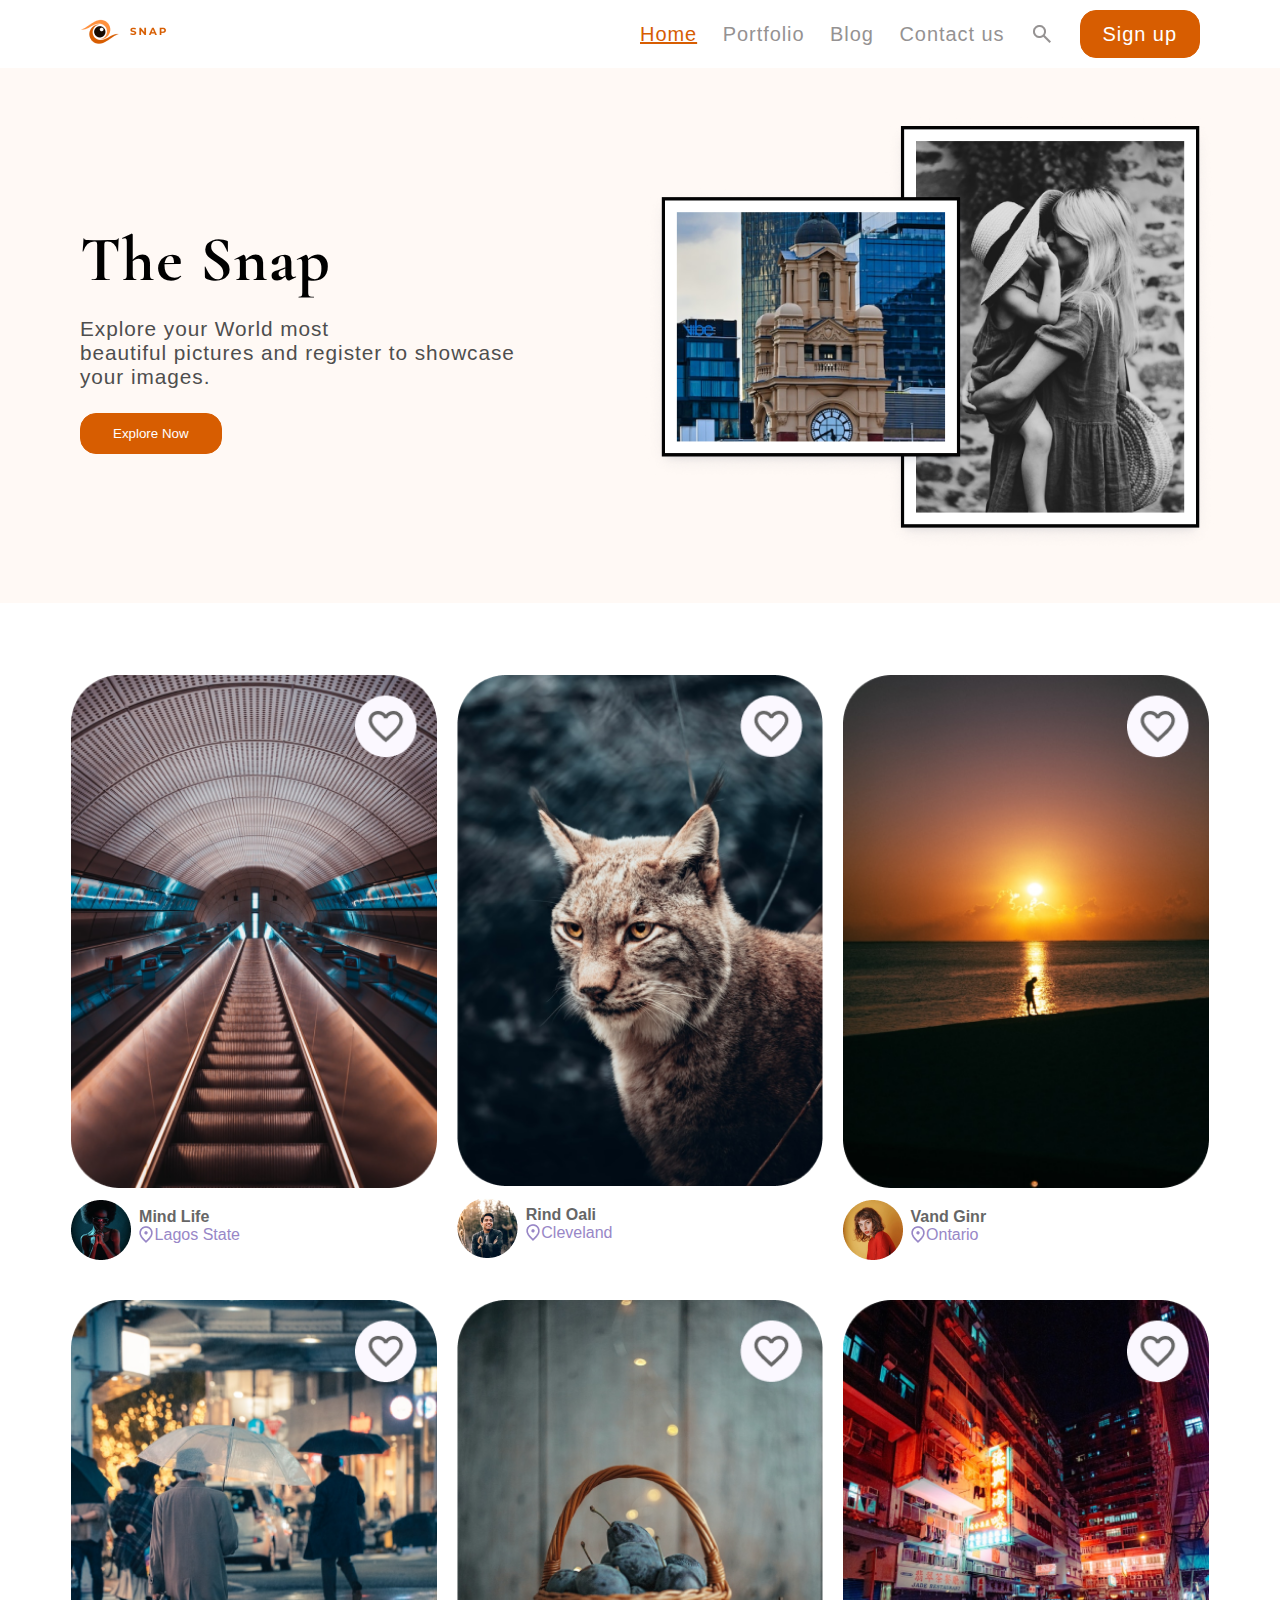
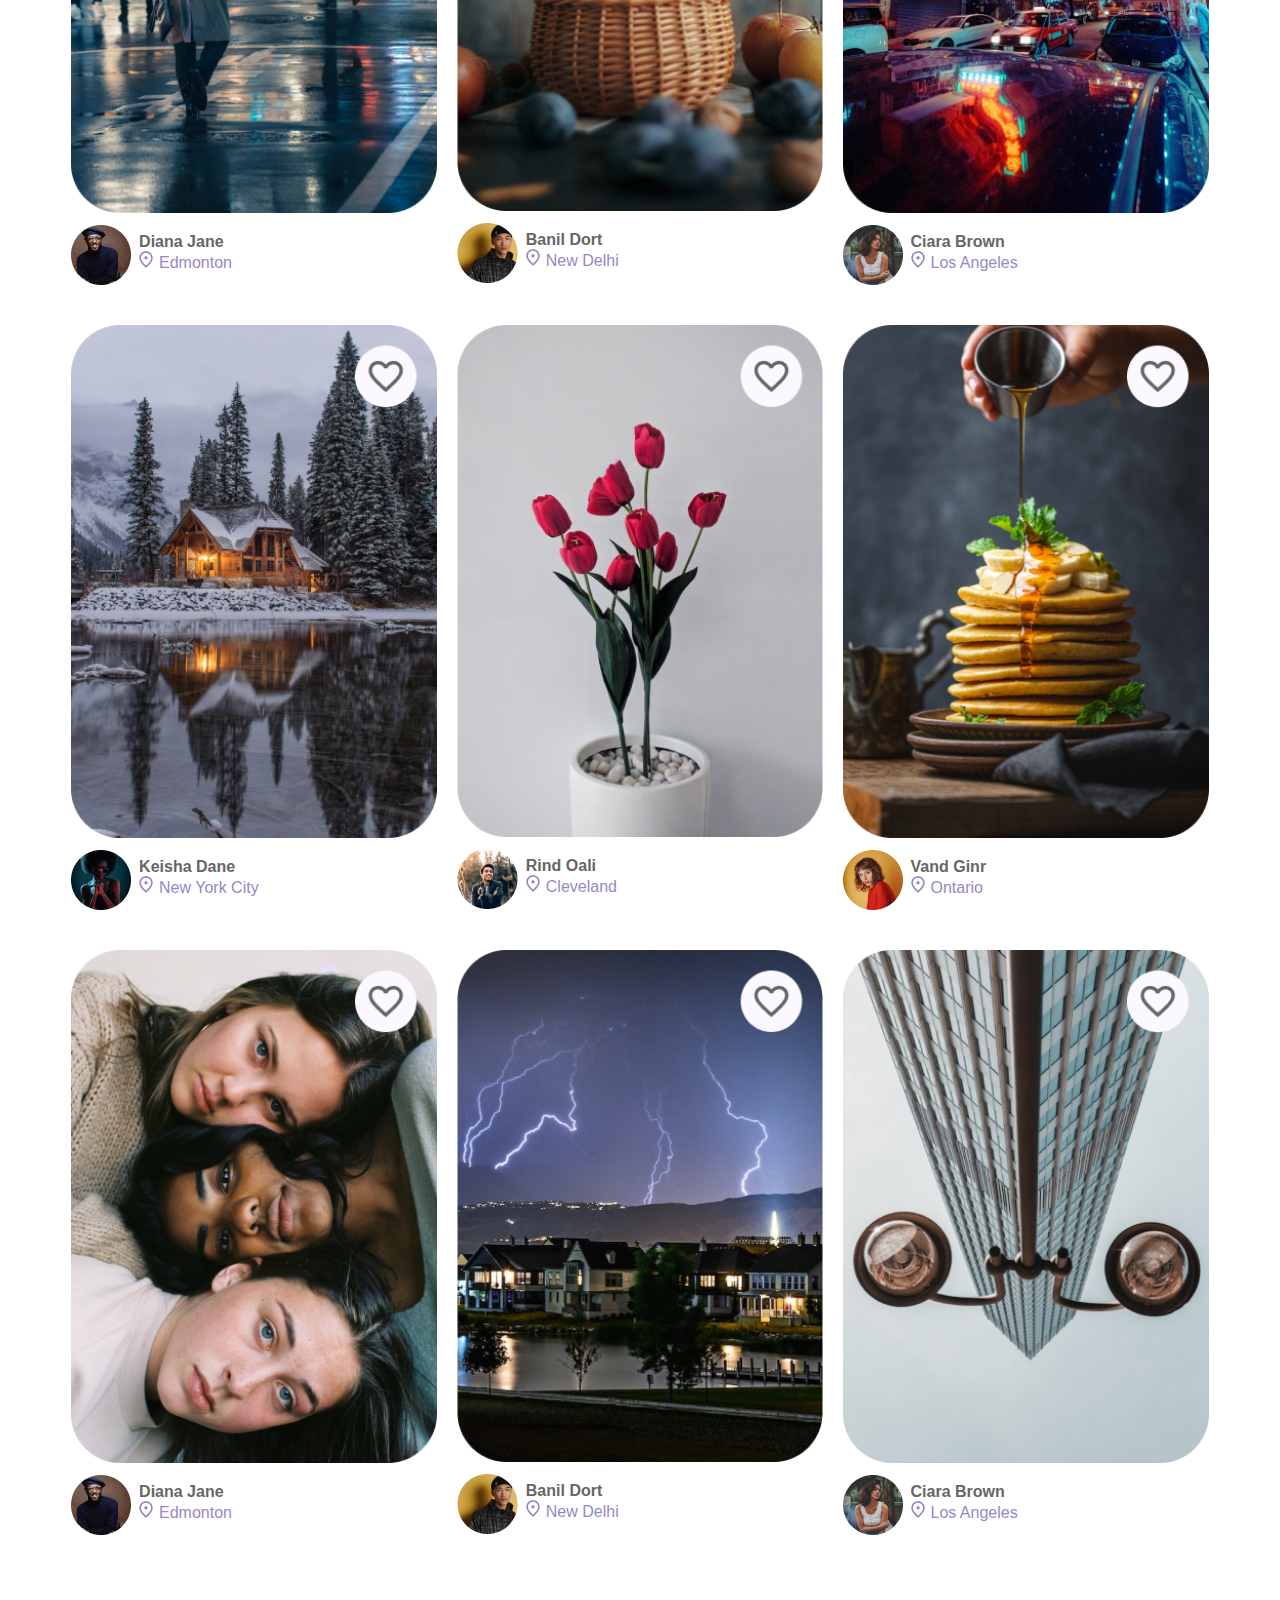
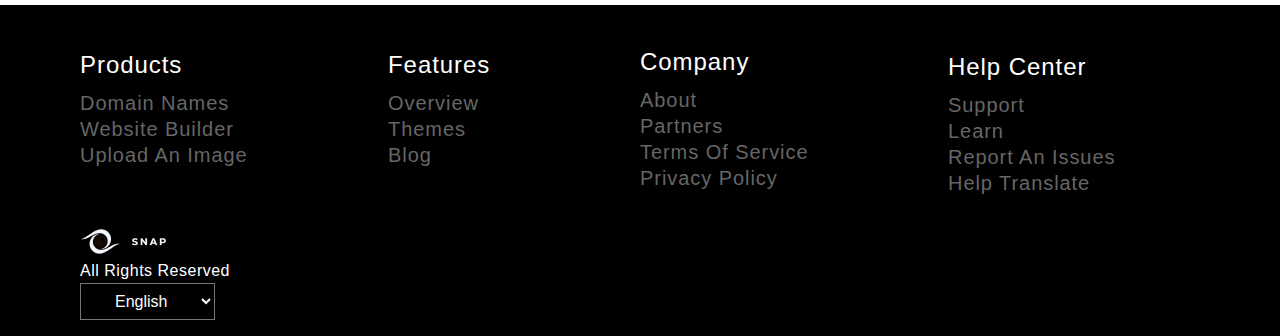
<file: index.html>
<!DOCTYPE html>
<html lang="en">
<head>
    <meta charset="UTF-8">
    <meta http-equiv="X-UA-Compatible" content="IE=edge">
    <meta name="viewport" content="width=device-width, initial-scale=1.0">
    <link rel="shortcut icon" href="assets/signup/ttttt 1.png" type="image/x-icon">
    <link rel="stylesheet" href="css/styles.css"> 
    <link rel="preconnect" href="https://fonts.googleapis.com">
    <link rel="preconnect" href="https://fonts.gstatic.com" crossorigin>
    <link href="https://fonts.googleapis.com/css2?family=Cormorant+Garamond:ital,wght@0,300;0,400;0,500;0,600;0,700;1,300;1,400;1,500;1,600;1,700&display=swap" rel="stylesheet">
    <title>Welcome to Snap!</title>
</head>
<body>
    <header>
        <div class="logo">
            <img src="assets/blog/First link.png" alt="">
        </div>
        <nav>
            <a href="index.html" class="active">Home</a>
            <a href="portfolio.html">Portfolio</a>
            <a href="header.html">Blog</a>
            <a href="contact-us.html">Contact us</a>
            <img src="assets/blog/Icon.png" alt="" class="icon">
            <a href="sign-up.html" class="btn">Sign up</a>
            <input type="search" name="search" id="search" placeholder="Search">
            <img src="assets/blog/Icon (1).png" alt="" class="hamburger">
        </nav>
    </header>
    <div class="home-head">
        <div class="head-text">
            <h1>The Snap</h1>
            <div class="below">
                <p>Explore your World most<br>beautiful pictures and register to showcase your images.</p>
            </div>
            <button class="head-button"><a href="header.html">Explore Now</a></button>
        </div>
        <div class="head-image-container">
            <img src="assets/home/Indexeasywayout.png" alt="..">
        </div>
    </div>
    <div class="home-body">
      <div class="row">
            <div class="flex-row">
                <div class="unit">
                    <div class="body-image">
                        <img src="assets/home/Image1,1.png" alt="...">
                    </div>
                    <div class="photographer">
                        <img src="assets/home/Profile1,1.png" alt="...">
                        <div class="name">
                            Mind Life<br>
                            <img src="assets/home/Vectorlocation.png" alt="...">
                            <span class="city">Lagos State</span>
                        </div>
                    </div>
                </div>
                <div class="unit">
                    <div class="body-image">
                        <img src="assets/home/Image.png" alt="...">
                    </div>
                    <div class="photographer">
                        <img src="assets/home/Profile1,2.png" alt="...">
                        <div class="name">
                            Rind Oali <br>
                            <img src="assets/home/Vectorlocation.png" alt="..."> 
                            <span class="city">Cleveland</span>
                        </div>
                    </div>
                </div>
                <div class="unit">
                    <div class="body-image">
                        <img src="assets/home/Image1,3.png" alt="...">
                    </div>
                    <div class="photographer">
                        <img src="assets/home/Profile1,3.png" alt="...">
                        <div class="name">
                            Vand Ginr <br>
                            <img src="assets/home/Vectorlocation.png" alt="...">
                            <span class="city">Ontario</span>
                        </div>
                    </div>
                </div>
           </div>
       </div>
       <div class="row">
            <div class="flex-row">
                <div class="unit">
                    <div class="body-image">
                        <img src="assets/home/Image2,1.png" alt="...">
                    </div>
                    <div class="photographer">
                        <img src="assets/home/Profile2,1.png" alt="...">
                    </div>
                    <div class="name">
                        Diana Jane <br>
                        <img src="assets/home/Vectorlocation.png" alt="...">
                        <span class="city">Edmonton</span>
                    </div>
                </div>
                <div class="unit">
                    <div class="body-image">
                        <img src="assets/home/Image2,2.png" alt="...">
                    </div>
                    <div class="photographer">
                        <img src="assets/home/Profile2,2.png" alt="...">
                    </div>
                    <div class="name">
                        Banil Dort <br>
                        <img src="assets/home/Vectorlocation.png" alt="...">
                        <span class="city">New Delhi</span>
                    </div>
                </div>
                <div class="unit">
                    <div class="body-image">
                        <img src="assets/home/Image2,3.png" alt="...">
                    </div>
                    <div class="photographer">
                        <img src="assets/home/Profile2,3.png" alt="...">
                    </div>
                    <div class="name">
                        Ciara Brown <br>
                        <img src="assets/home/Vectorlocation.png" alt="...">
                        <span class="city">Los Angeles</span>
                    </div>
                </div>
            </div>
       </div>
       <div class="bottom-rows">
        <div class="row">
            <div class="flex-row">
                <div class="unit">
                   <div class="body-image">
                        <img src="assets/home/Image3,1.png" alt="...">
                   </div>
                   <div class="photographer">
                        <img src="assets/home/Profile.png" alt="...">
                   </div>
                   <div class="name">
                    Keisha Dane <br>
                    <img src="assets/home/Vectorlocation.png" alt="...">
                    <span class="city">New York City</span>
                   </div>
                </div>
                <div class="unit">
                    <div class="body-image">
                        <img src="assets/home/Image3,2.png" alt="...">
                    </div>
                    <div class="photographer">
                        <img src="assets/home/Profile1,2.png" alt="...">
                    </div>
                    <div class="name">
                        Rind Oali <br>
                        <img src="assets/home/Vectorlocation.png" alt="...">
                        <span class="city">Cleveland</span>
                    </div>
                </div>
                <div class="unit">
                    <div class="body-image">
                        <img src="assets/home/Image3,3.png" alt="...">
                    </div>
                    <div class="photographer">
                        <img src="assets/home/Profile3,3.png" alt="...">
                    </div>
                    <div class="name">
                        Vand Ginr <br>
                        <img src="assets/home/Vectorlocation.png" alt="...">
                        <span class="city">Ontario</span>
                    </div>
                </div>
            </div>
        </div>
        <div class="row">
            <div class="flex-row">
                <div class="unit">
                    <div class="body-image">
                        <img src="assets/home/Image4,1.png" alt="...">
                    </div>
                    <div class="photographer">
                        <img src="assets/home/Profile4,1.png" alt="...">
                    </div>
                    <div class="name">
                        Diana Jane <br>
                        <img src="assets/home/Vectorlocation.png" alt="...">
                        <span class="city">Edmonton</span>
                    </div>
                </div>
                <div class="unit">
                    <div class="body-image">
                        <img src="assets/home/Image4,2.png" alt="...">
                    </div>
                    <div class="photographer">
                        <img src="assets/home/Profile4,2.png" alt="...">
                    </div>
                    <div class="name">
                        Banil Dort <br>
                        <img src="assets/home/Vectorlocation.png" alt="...">
                        <span class="city">New Delhi</span>
                    </div>
                </div>
                <div class="unit">
                    <div class="body-image">
                        <img src="assets/home/Image4,3.png" alt="...">
                    </div>
                    <div class="photographer">
                        <img src="assets/home/Profile4,3.png" alt="...">
                    </div>
                    <div class="name">
                        Ciara Brown <br>
                        <img src="assets/home/Vectorlocation.png" alt="...">
                        <span class="city">Los Angeles</span>
                    </div>
                </div>
            </div>
        </div>
       </div>
    </div>
    <footer>
        <div class="foot">
            <div class="one">
                <div class="product">
                    <h3>Products</h3>
                    <a href="#"><p>Domain names</p></a>
                    <a href="#"><p>website builder</p></a>
                    <a href="#"> <p>upload an image</p></a>
                </div>
                <div class="features">
                    <h3>features</h3>
                    <a href="#"> <p>Overview</p></a>
                    <a href="#"><p>themes</p></a>
                    <a href="#"><p>blog</p></a>
                </div>
            </div>
            <div class="two">
                <div class="company">
                    <h3>Company</h3>
                    <a href="#"> <p>about</p></a>
                    <a href="#"><p>partners</p></a>
                    <a href="#"><p>terms of service</p></a>
                    <a href="#"><p>privacy policy</p></a>
                </div>
                <div class="help">
                    <h3>Help center</h3>
                    <a href="#"><p>support</p></a>
                    <a href"#"><p>learn</p></a>
                    <a href"#"><p>report an issues</p></a>
                    <a href"#"><p>help translate</p></a>
                </div>
            </div>
        </div>

        <div class="reserve">
            <div class="footer-logo">
                <img src="assets/blog/link.png" alt="">
            </div>
            <p>All rights reserved</p>
            <select name="lang" id="lang">
                <option value="english">English</option>
            </select>
        </div>
    </footer>
</body>
</html>
</file>
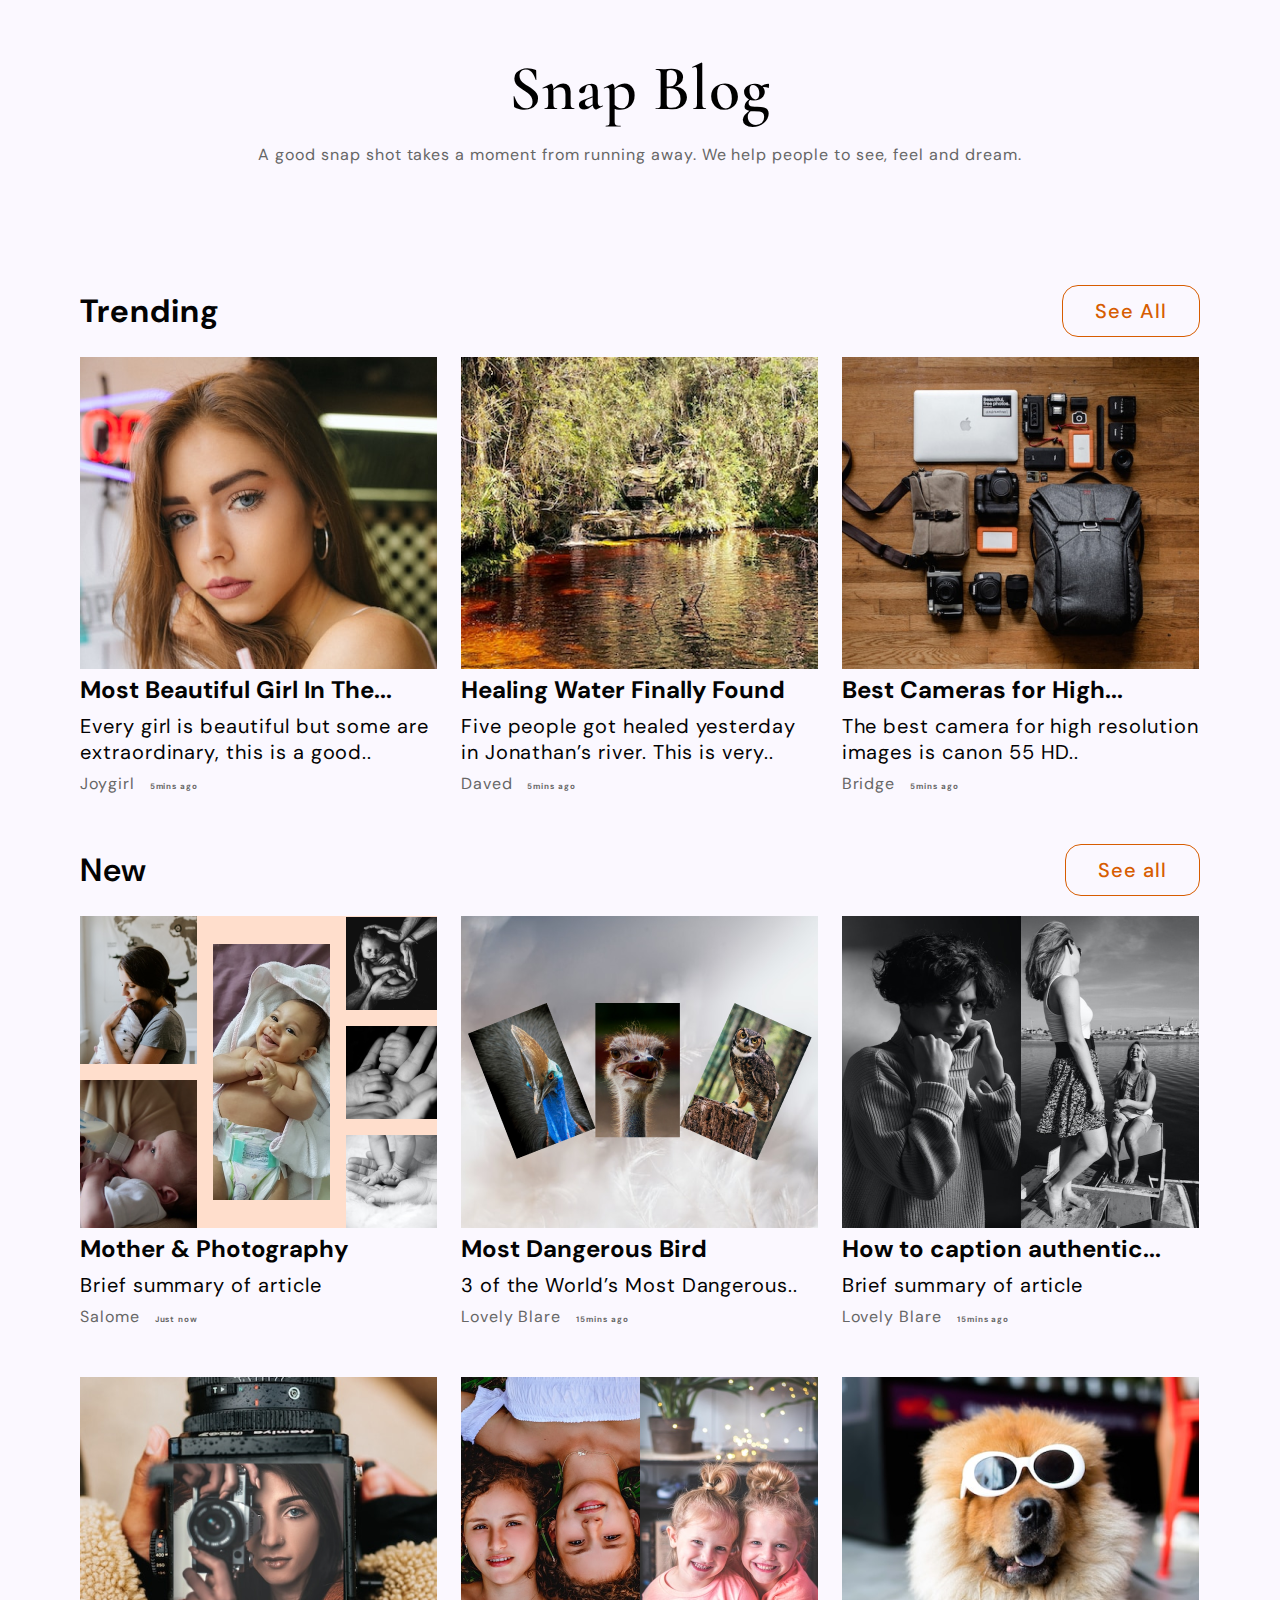
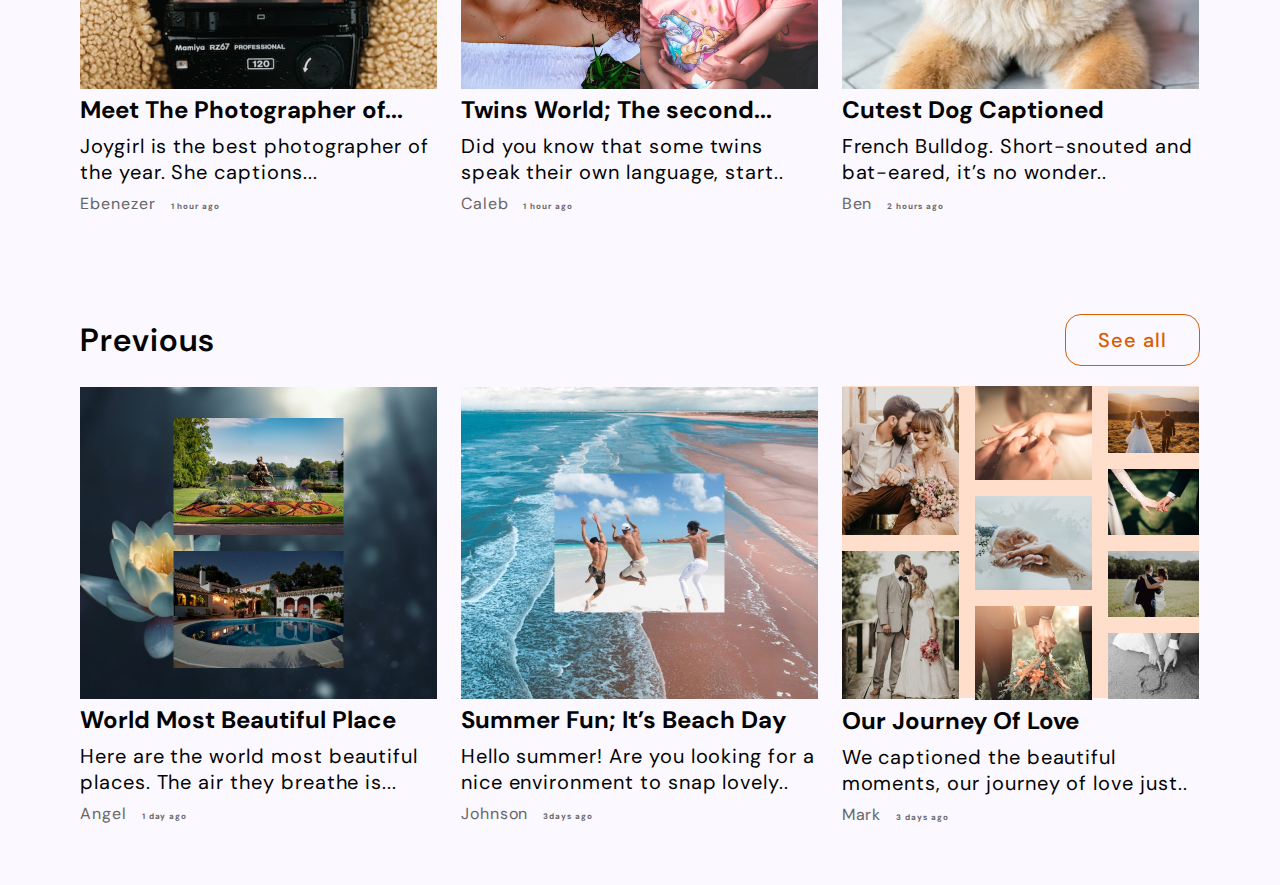
<file: blog.html>
<!DOCTYPE html>
<html lang="en">
<head>
    <meta charset="UTF-8">
    <meta http-equiv="X-UA-Compatible" content="IE=edge">
    <meta name="viewport" content="width=device-width, initial-scale=1.0">
    <title>Blog</title>
    <link rel="shortcut icon" href="assets/signup/ttttt 1.png" type="image/x-icon">
    <link rel="stylesheet" href="./blog.css">
</head>
<body>
    <div class="blog-header">
        <h1>Snap Blog</h1>
        <p>A good snap shot takes a moment from running away. We help people to see, feel and dream. </p>
    </div>
    <div class="blog-container">

        <div class="blog-content">
            <div class="blog-trending">
                <div class="trending-header">
                    <div class="trending">
                        <h3>Trending</h3>
                    </div>
                    <div class="trending-btn">
                        <button>See All</button>
                    </div>
                </div>

                <div class="trending-img">
                    <div class="trending-img-one">
                        <div class="img-bg">
                            <img src="./img/First card.png" alt="">
                            <div class="details-bg">
                                <h4>Most Beautiful Girl In The...</h4>
                                <h6>Every girl is beautiful but some are extraordinary, this is a good..</h6>
                                <p>Joygirl <span>5mins ago</span></p>
                            </div>
                        </div>
                    </div>
                    <div class="trending-img-two">
                        <div class="img-water">
                            <img src="./img/First card (1).png" alt="">
                            <div class="details-water">
                                <h4>Healing Water Finally Found</h4>
                                <h6>Five people got healed yesterday in Jonathan’s river. This is very..</h6>
                                <p>Daved <span>5mins ago</span></p>
                            </div>
                        </div>
                    </div>
                    <div class="trending-img-three">
                        <div class="img-camera">
                            <img src="./img/First card (2).png" alt="">
                            <div class="details-camera">
                                <h4>Best Cameras for High...</h4>
                                <h6>The best camera for high resolution images is canon 55 HD..</h6>
                                <p>Bridge <span>5mins ago</span></p>
                            </div>
                        </div>
                    </div>
                </div>
            </div>
            <!-- new -->
            <div class="blog-new">
                <div class="new-header">
                    <div class="new">
                        <h3>new</h3>
                    </div>
                    <div class="new-btn">
                        <button>See all</button>
                    </div>
                </div>

                <div class="new-img">
                    <div class="new-img-one">
                        <div class="img-one">
                            <img src="./img/First card (3).png" alt="">
                            <div class="details-one">
                                <h4>Mother & Photography</h4>
                                <h6>Brief summary of article</h6>
                                <p>Salome <span>Just now</span></p>
                            </div>
                        </div>
                    </div>

                    <div class="new-img-two">
                        <div class="img-two">
                            <img src="./img/Suprised.png" alt="">
                            <div class="details-two">
                                <h4>Most Dangerous Bird</h4>
                                <h6>3 of the World’s Most Dangerous.. </h6>
                                <p>Lovely Blare <span>15mins ago</span></p>
                            </div>
                        </div>
                    </div>

                    <div class="new-img-three">
                        <div class="img-three">
                            <img src="./img/Suprised (1).png" alt="">
                            <div class="details-three">
                                <h4>How to caption authentic...</h4>
                                <h6>Brief summary of article</h6>
                                <p>Lovely Blare <span>15mins ago</span></p>
                            </div>
                        </div>
                    </div>

                    <div class="new-img-four">
                        <div class="img-four">
                            <img src="./img/First card (4).png" alt="">
                            <div class="details-four">
                                <h4>Meet The Photographer of...</h4>
                                <h6>Joygirl is the best photographer of the year. She captions...</h6>
                                <p>Ebenezer <span>1 hour ago</span></p>
                            </div>
                        </div>
                    </div>

                    <div class="new-img-five">
                        <div class="img-five">
                            <img src="./img/Suprised (2).png" alt="">
                            <div class="details-five">
                                <h4>Twins World; The second...</h4>
                                <h6>Did you know that some twins speak their own language, start..</h6>
                                <p>Caleb <span>1 hour ago</span></p>
                            </div>
                        </div>
                    </div>

                    <div class="new-img-six">
                        <div class="img-six">
                            <img src="./img/First card (5).png" alt="">
                            <div class="details-six">
                                <h4>Cutest Dog Captioned</h4>
                                <h6>French Bulldog. Short-snouted and bat-eared, it’s no wonder..</h6>
                                <p>Ben <span>2 hours ago</span></p>
                            </div>
                        </div>
                    </div>
                </div>
            </div>
            <!-- previous -->
            <div class="blog-previous">
                <div class="previous-header">
                    <div class="previous">
                        <h3>Previous</h3>
                    </div>
                    <div class="previous-btn">
                        <button>See all</button>
                    </div>
                </div>

                <div class="prev-img">
                    <div class="prev-img-place">
                        <div class="img-place">
                            <img src="./img/First card (6).png" alt="">
                            <div class="details-place">
                                <h4>World Most Beautiful Place</h4>
                                <h6>Here are the world most beautiful places. The air they breathe is... </h6>
                                <p>Angel <span>1 day ago</span></p>
                            </div>
                        </div>
                    </div>
                    <div class="prev-img-beach">
                        <div class="img-beach">
                            <img src="./img/First card (7).png" alt="">
                            <div class="details-beach">
                                <h4>Summer Fun; It’s Beach Day</h4>
                                <h6>Hello summer! Are you looking for a nice environment to snap lovely..</h6>
                                <p>Johnson <span>3days ago</span></p>
                            </div>
                        </div>
                    </div>
                    <div class="prev-img-love">
                        <div class="img-love">
                            <img src="./img/First card (8).png" alt="">
                            <div class="details-love">
                                <h4>Our Journey Of Love</h4>
                                <h6>We captioned the beautiful moments, our journey of love just..</h6>
                                <p>Mark <span>3 days ago</span></p>
                            </div>
                        </div>
                    </div>
                </div>
            </div>
        </div>
    </div>
</body>
</html>
</file>
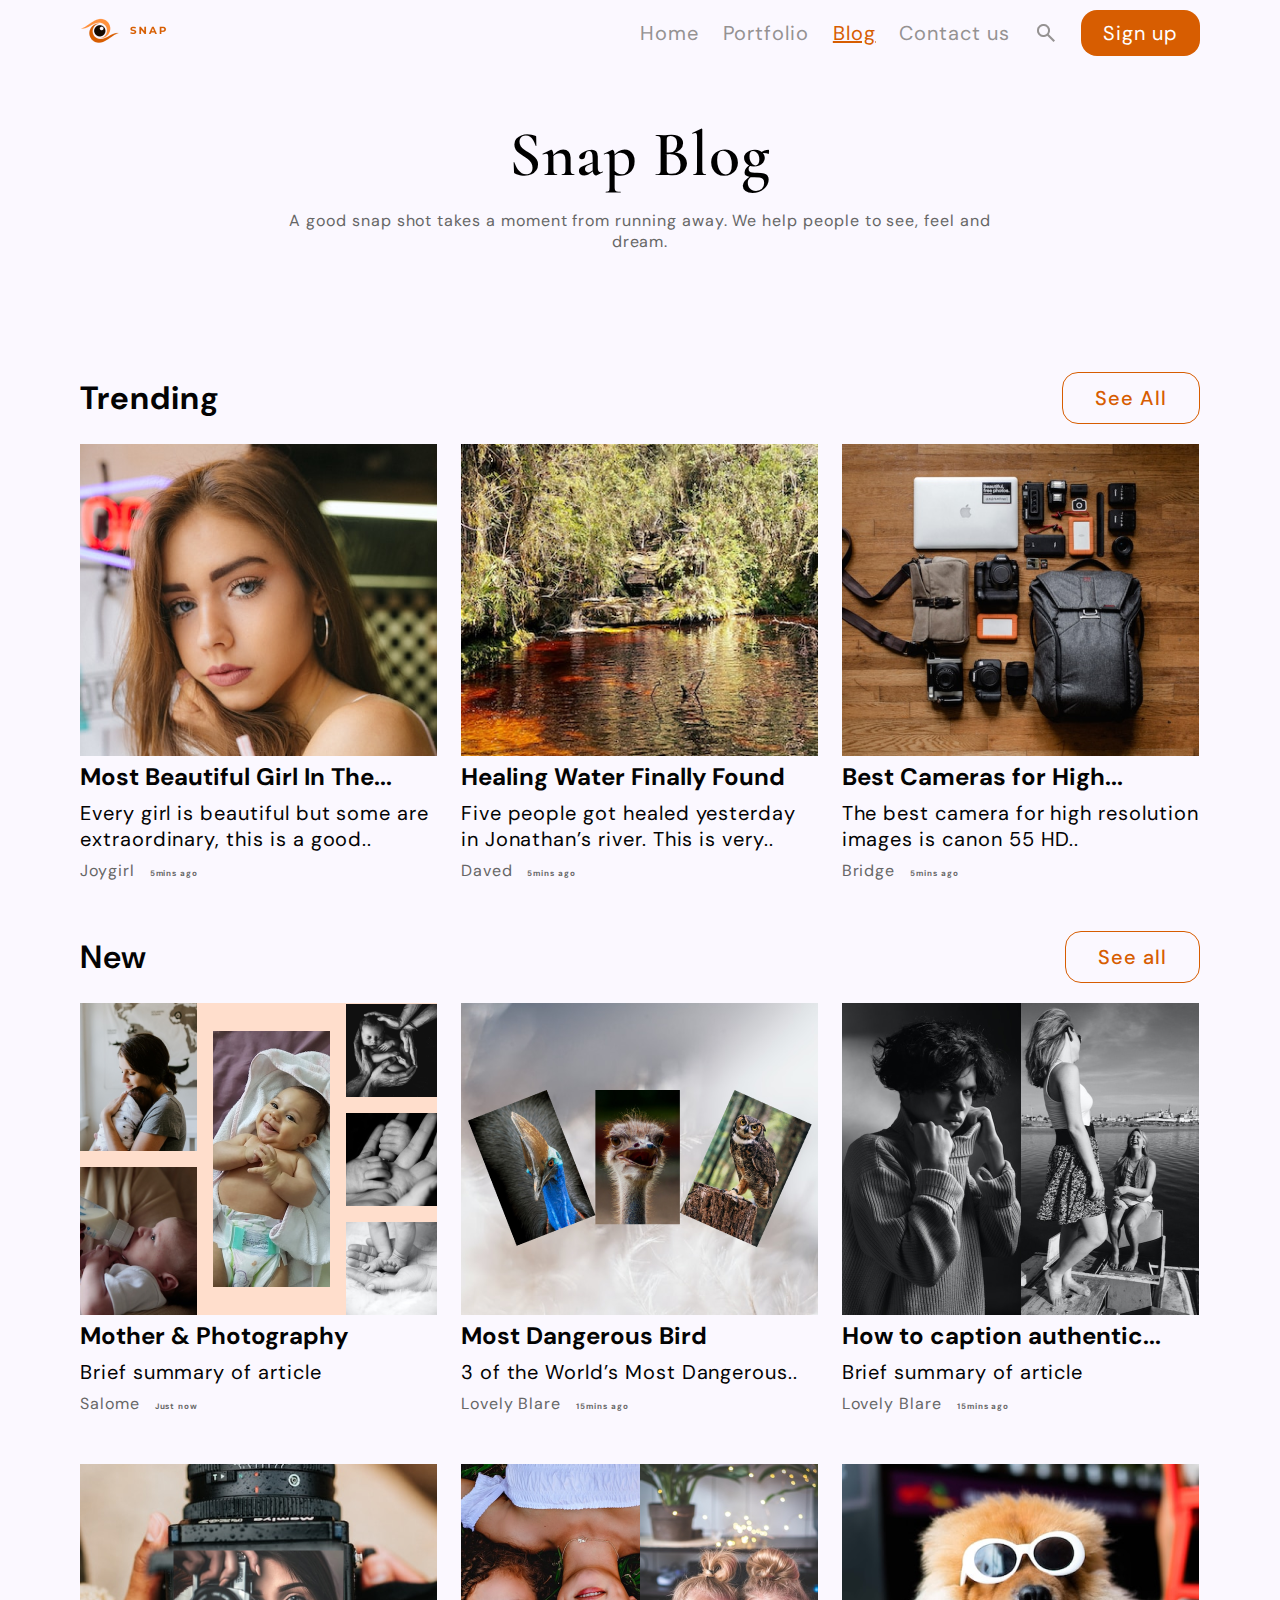
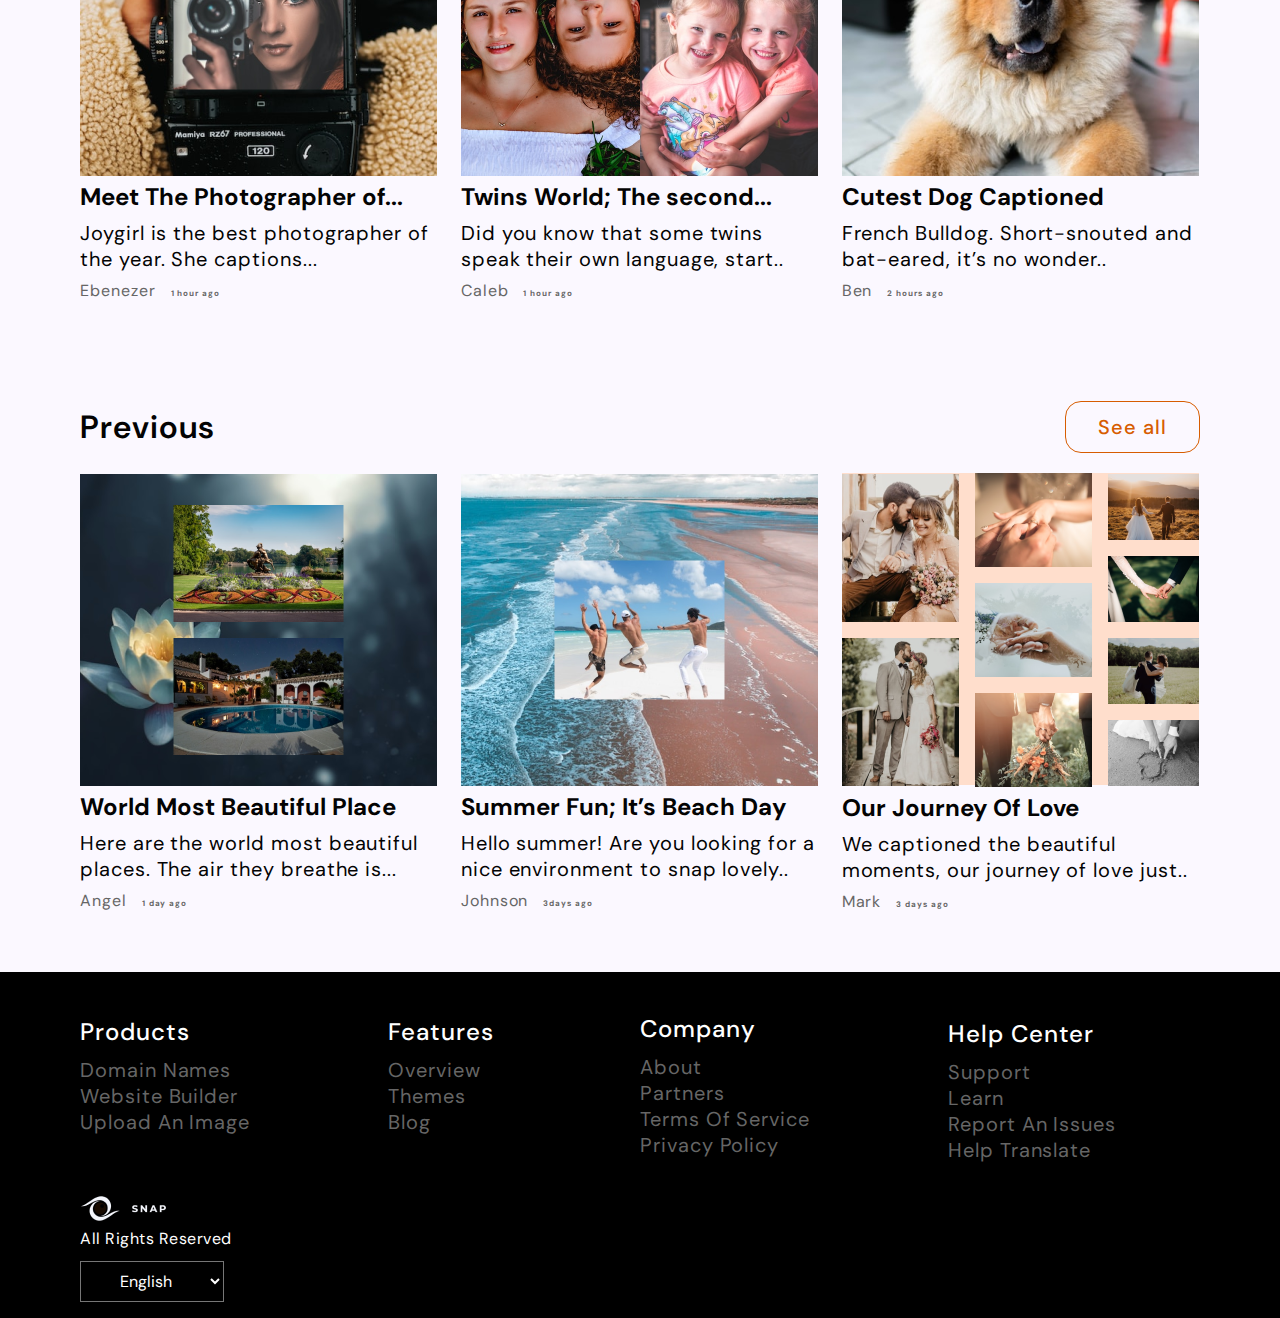
<file: header.html>
<!DOCTYPE html>
<html lang="en">

<head>
    <meta charset="UTF-8">
    <meta http-equiv="X-UA-Compatible" content="IE=edge">
    <meta name="viewport" content="width=device-width, initial-scale=1.0">
    <title>Snap! Blog</title>
      <link rel="shortcut icon" href="assets/signup/ttttt 1.png" type="image/x-icon">
    <link rel="stylesheet" href="./header.css">
    <link rel="stylesheet" href="./blog.css">
</head>

<body>
    <header>
        <div class="logo">
            <a href="#"><img src="./img/First link.png" alt="" class="desktop"></a>
            <a href="#"><img src="./portfolio/img/ttttt 1.png" alt="" class="mobile"></a>
        </div>
        <nav>
            <a href="index.html">Home</a>
            <a href="portfolio.html">Portfolio</a>
            <a href="header.html" class="active">Blog</a>
            <a href="contact-us.html">Contact us</a>
            <img src="./img/Icon.png" alt="" class="icon">
            <a href="sign-up.html" class="btn">Sign up</a>
            <input type="search" name="search" id="search" placeholder="Search">
            <img src="./img/Icon (1).png" alt="" class="hamburger">
        </nav>
    </header>
    <!-- blog -->
    <div class="blog-header">
        <h1>Snap Blog</h1>
        <p>A good snap shot takes a moment from running away. We help people to see, feel and <br> dream. </p>
    </div>
    <div class="blog-container">

        <div class="blog-content">
            <div class="blog-trending">
                <div class="trending-header">
                    <div class="trending">
                        <h3>Trending</h3>
                    </div>
                    <div class="trending-btn">
                        <button>See All</button>
                    </div>
                </div>

                <div class="trending-img">
                    <div class="trending-img-one">
                        <div class="img-bg">
                            <img src="./img/First card.png" alt="">
                            <div class="details-bg">
                                <h4>Most Beautiful Girl In The...</h4>
                                <h6>Every girl is beautiful but some are extraordinary, this is a good..</h6>
                                <p>Joygirl <span>5mins ago</span></p>
                            </div>
                        </div>
                    </div>
                    <div class="trending-img-two">
                        <div class="img-water">
                            <img src="./img/First card (1).png" alt="">
                            <div class="details-water">
                                <h4>Healing Water Finally Found</h4>
                                <h6>Five people got healed yesterday in Jonathan’s river. This is very..</h6>
                                <p>Daved <span>5mins ago</span></p>
                            </div>
                        </div>
                    </div>
                    <div class="trending-img-three">
                        <div class="img-camera">
                            <img src="./img/First card (2).png" alt="">
                            <div class="details-camera">
                                <h4>Best Cameras for High...</h4>
                                <h6>The best camera for high resolution images is canon 55 HD..</h6>
                                <p>Bridge <span>5mins ago</span></p>
                            </div>
                        </div>
                    </div>
                </div>
            </div>
            <!-- new -->
            <div class="blog-new">
                <div class="new-header">
                    <div class="new">
                        <h3>new</h3>
                    </div>
                    <div class="new-btn">
                        <button>See all</button>
                    </div>
                </div>

                <div class="new-img">
                    <div class="new-img-one">
                        <div class="img-one">
                            <img src="./img/First card (3).png" alt="">
                            <div class="details-one">
                                <h4>Mother & Photography</h4>
                                <h6>Brief summary of article</h6>
                                <p>Salome <span>Just now</span></p>
                            </div>
                        </div>
                    </div>

                    <div class="new-img-two">
                        <div class="img-two">
                            <img src="./img/Suprised.png" alt="">
                            <div class="details-two">
                                <h4>Most Dangerous Bird</h4>
                                <h6>3 of the World’s Most Dangerous.. </h6>
                                <p>Lovely Blare <span>15mins ago</span></p>
                            </div>
                        </div>
                    </div>

                    <div class="new-img-three">
                        <div class="img-three">
                            <img src="./img/Suprised (1).png" alt="">
                            <div class="details-three">
                                <h4>How to caption authentic...</h4>
                                <h6>Brief summary of article</h6>
                                <p>Lovely Blare <span>15mins ago</span></p>
                            </div>
                        </div>
                    </div>

                    <div class="new-img-four">
                        <div class="img-four">
                            <img src="./img/First card (4).png" alt="">
                            <div class="details-four">
                                <h4>Meet The Photographer of...</h4>
                                <h6>Joygirl is the best photographer of the year. She captions...</h6>
                                <p>Ebenezer <span>1 hour ago</span></p>
                            </div>
                        </div>
                    </div>

                    <div class="new-img-five">
                        <div class="img-five">
                            <img src="./img/Suprised (2).png" alt="">
                            <div class="details-five">
                                <h4>Twins World; The second...</h4>
                                <h6>Did you know that some twins speak their own language, start..</h6>
                                <p>Caleb <span>1 hour ago</span></p>
                            </div>
                        </div>
                    </div>

                    <div class="new-img-six">
                        <div class="img-six">
                            <img src="./img/First card (5).png" alt="">
                            <div class="details-six">
                                <h4>Cutest Dog Captioned</h4>
                                <h6>French Bulldog. Short-snouted and bat-eared, it’s no wonder..</h6>
                                <p>Ben <span>2 hours ago</span></p>
                            </div>
                        </div>
                    </div>
                </div>
            </div>
            <!-- previous -->
            <div class="blog-previous">
                <div class="previous-header">
                    <div class="previous">
                        <h3>Previous</h3>
                    </div>
                    <div class="previous-btn">
                        <button>See all</button>
                    </div>
                </div>

                <div class="prev-img">
                    <div class="prev-img-place">
                        <div class="img-place">
                            <img src="./img/First card (6).png" alt="">
                            <div class="details-place">
                                <h4>World Most Beautiful Place</h4>
                                <h6>Here are the world most beautiful places. The air they breathe is... </h6>
                                <p>Angel <span>1 day ago</span></p>
                            </div>
                        </div>
                    </div>
                    <div class="prev-img-beach">
                        <div class="img-beach">
                            <img src="./img/First card (7).png" alt="">
                            <div class="details-beach">
                                <h4>Summer Fun; It’s Beach Day</h4>
                                <h6>Hello summer! Are you looking for a nice environment to snap lovely..</h6>
                                <p>Johnson <span>3days ago</span></p>
                            </div>
                        </div>
                    </div>
                    <div class="prev-img-love">
                        <div class="img-love">
                            <img src="./img/First card (8).png" alt="">
                            <div class="details-love">
                                <h4>Our Journey Of Love</h4>
                                <h6>We captioned the beautiful moments, our journey of love just..</h6>
                                <p>Mark <span>3 days ago</span></p>
                            </div>
                        </div>
                    </div>
                </div>
            </div>
        </div>
    </div>
    <!-- blog end -->
    <footer>
        <div class="foot">
            <div class="one">
                <div class="product">
                    <h3>Products</h3>
                    <a href="#"><p>Domain names</p></a>
                    <a href="#"><p>website builder</p></a>
                    <a href="#"><p>upload an image</p></a>
                </div>
                <div class="features">
                    <h3>features</h3>
                   <a href="#"><p>Overview</p></a> 
                   <a href="#"><p>themes</p></a> 
                   <a href="#"><p>blog</p></a> 
                </div>
            </div>
            <div class="two">
                <div class="company">
                    <h3>Company</h3>
                    <a href="#"><p>about</p></a>
                    <a href="#"><p>partners</p></a>
                    <a href="#"><p>terms of service</p></a>
                    <a href="#"><p>privacy policy</p></a>
                </div>
                <div class="help">
                    <h3>Help center</h3>
                    <a href="#"><p>support</p></a>
                    <a href="#"><p>learn</p></a>
                    <a href="#"><p>report an issues</p></a>
                    <a href="#"><p>help translate</p></a>
                </div>
            </div>
        </div>

        <div class="reserve">
            <div class="footer-logo">
                <img src="./img/link.png" alt="">
            </div>
            <p>All rights reserved</p>
            <select name="lang" id="lang">
                <option value="english">English</option>
            </select>
        </div>
    </footer>
</body>

</html>
</file>
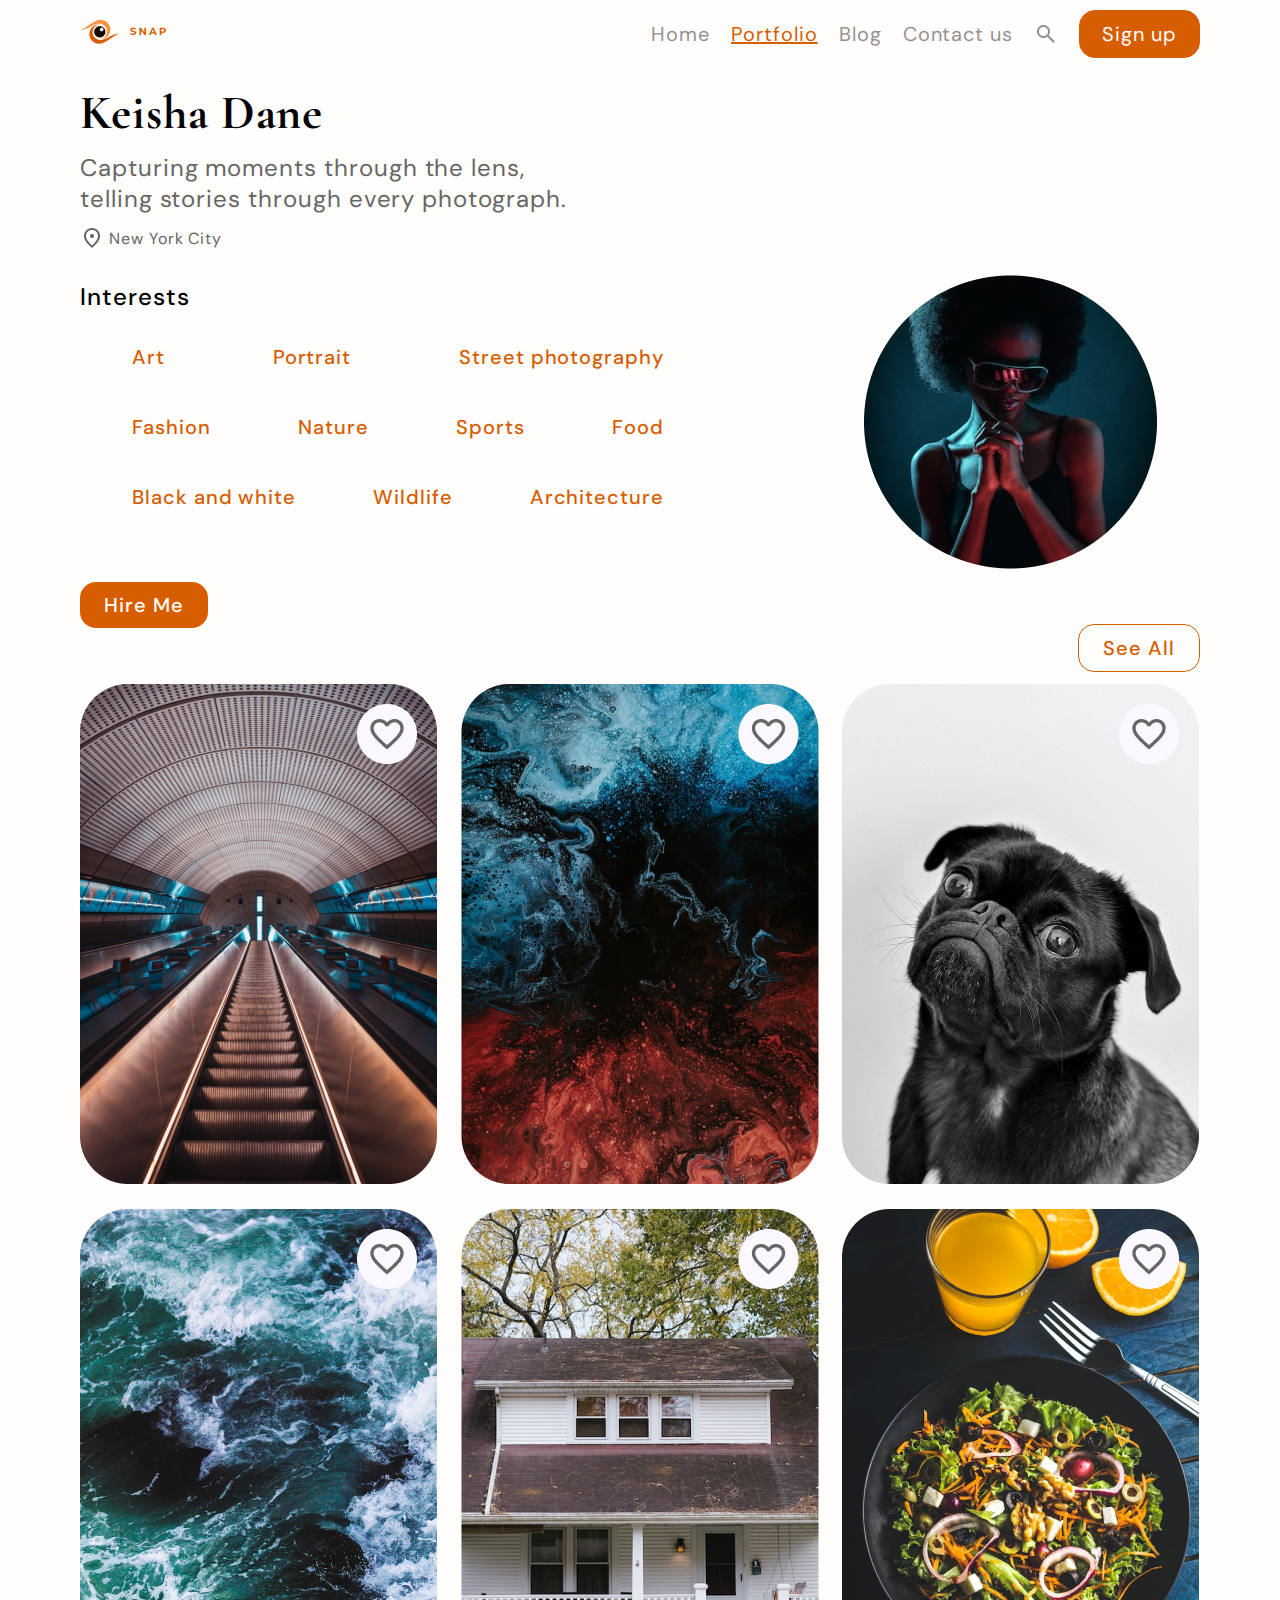
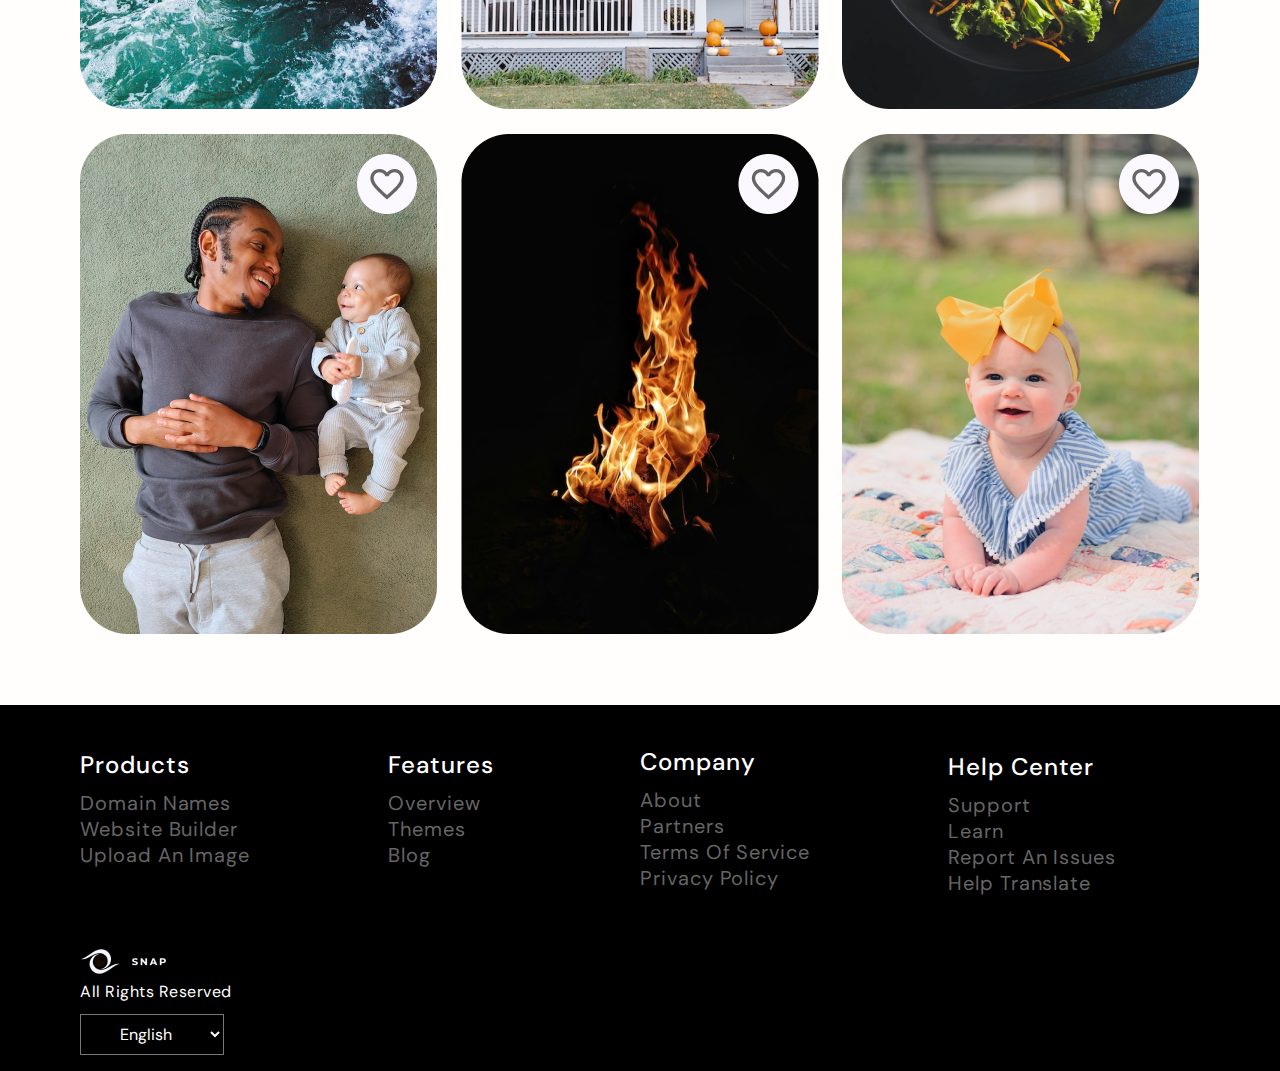
<file: portfolio.html>
<!DOCTYPE html>
<html lang="en">
<head>
    <meta charset="UTF-8">
    <meta http-equiv="X-UA-Compatible" content="IE=edge">
    <meta name="viewport" content="width=device-width, initial-scale=1.0">
    <title>Portfolio</title>
    <link rel="shortcut icon" href="assets/signup/ttttt 1.png" type="image/x-icon">
    <link rel="stylesheet" href="./portfolio.css">
</head>
<body>
    <header>
        <div class="logo">
            <a href="#"><img src="./img/First link.png" alt="" class="desktop"></a>
            <a href="#"><img src="./portfolio/img/ttttt 1.png" alt="" class="mobile"></a>
        </div>
        <nav>
            <a href="index.html">Home</a>
            <a href="portfolio.html" class="active">Portfolio</a>
            <a href="header.html">Blog</a>
            <a href="contact-us.html">Contact us</a>
            <img src="./img/Icon.png" alt="" class="icon">
            <a href="sign-up.html" class="btn">Sign up</a>
            <input type="search" name="search" id="search" placeholder="Search">
            <img src="./img/pfp.png" alt="" class="profile-mobile">
            <img src="./img/Icon (1).png" alt="" class="hamburger">
        </nav>
    </header>
    <div class="portfolio-container">
        <div class="portfolio-head">
            <h2>Keisha Dane</h2>
            <p>Capturing moments through the lens, telling stories through every photograph.</p>

            <div class="location">
                <img src="./img/material-symbols_location-on-outline.png" alt=""> <span>New York City</span>
            </div>
        </div>
        <div class="interests">
            <div class="interest-text">
                <h3>Interests</h3>
                <div class="tags">
                    <a href="#" class="art">Art</a>
                    <a href="#" class="port">Portrait</a>
                    <a href="#" class="show street">Street photography</a>
                    <a href="#" class="show fashion">Fashion</a>
                    <a href="#" class="show nature">Nature</a>
                    <a href="#" class="show sport">Sports</a>
                    <a href="#" class="food">Food</a>
                    <a href="#" class="show bnw">Black and white</a>
                    <a href="#" class="show wild">Wildlife</a>
                    <a href="#" class="show arc">Architecture</a>
                </div>
                <a href="#" class="interest-btn">Hire Me</a>
            </div>

            <div class="pfp">
                <img src="./img/Profile.png" alt="">
            </div>
        </div>

        <button class="btn">
            see all
        </button>
        <div class="portfolio-content">
            <div class="portfolio-images">
                <div class="one">
                    <img src="./img/1.png" alt="">
                </div>
                <div class="two">
                    <img src="./img/2.png" alt="">
                </div>
                <div class="three">
                    <img src="./img/3.png" alt="">
                </div>
                <div class="four">
                    <img src="./img/8.png" alt="">
                </div>
                <div class="five">
                    <img src="./img/4.png" alt="">
                </div>
                <div class="six">
                    <img src="./img/5.png" alt="">
                </div>
                <div class="seven">
                    <img src="./img/9.png" alt="">
                </div>
                <div class="eight">
                    <img src="./img/6.png" alt="">
                </div>
                <div class="nine">
                    <img src="./img/7.png" alt="">
                </div>
            </div>
        </div>
    </div>
    <footer>
        <div class="foot">
            <div class="one">
                <div class="product">
                    <h3>Products</h3>
                    <a href="#"><p>Domain names</p></a>
                    <a href="#"><p>website builder</p></a>
                    <a href="#"><p>upload an image</p></a>
                </div>
                <div class="features">
                    <h3>features</h3>
                    <a href="#"><p>Overview</p></a>
                    <a href="#"><p>themes</p></a>
                    <a href="#"><p>blog</p></a>
                </div>
            </div>
            <div class="two">
                <div class="company">
                    <h3>Company</h3>
                    <a href="#"><p>about</p></a>
                    <a href="#"><p>partners</p></a>
                    <a href="#"><p>terms of service</p></a>
                    <a href="#"><p>privacy policy</p></a>
                </div>
                <div class="help">
                    <h3>Help center</h3>
                    <a href="#"><p>support</p></a>
                    <a href="#"><p>learn</p></a>
                    <a href="#"><p>report an issues</p></a>
                    <a href="#"><p>help translate</p></a>
                </div>
            </div>
        </div>

        <div class="reserve">
            <div class="footer-logo">
                <img src="./img/link.png" alt="">
            </div>
            <p>All rights reserved</p>
            <select name="lang" id="lang">
                <option value="english">English</option>
            </select>
        </div>
    </footer>
</body>
</html>
</file>
<file: css/styles.css>
*{
    margin: 0;
    padding: 0;
    box-sizing: border-box;
}
body{
    max-width: 100%;
}
/*PAGE HEAD*/
.home-head{
    display: flex;
    background-color:#FFF9F5;
    letter-spacing: 0.059rem;
}
.head-text{
    padding: 9.575rem 6.805% 1.5rem 5rem;
}
h1{
    font-size: 4rem;
    font-weight: 700;
    font-family: 'Cormorant Garamond',serif;
    padding-bottom: 1.2rem;
}
.below{
    font-family: 'DM sans',sans-serif;
    font-weight: 400;
    font-size: 1.3rem;
    color: #4E4E4E;
    padding-bottom: 1.5rem;
}
.head-button{
    padding: 0.75rem 2rem;
    background-color: #D75D01;
    border-radius: 1rem;
    border: solid 0.0625rem #D75D01;
}
.head-button a{
    text-decoration: none;
    color: #FFFF;
}
/*HEAD IMAGE*/
.head-image-container{
    margin:3rem 64px 3rem 0;
}
/*BODY WITH IMAGES*/
.row{
padding-bottom: 40px;
}
.home-body{
    padding: 72px 0 30px 0;
}
.flex-row{
    display: flex;
    gap:1.701%;
    padding-left: 5.555%;
}
.photographer img{
    float: left;
    margin-right: 0.5rem;
    margin-top: 0.5rem;
}
.body-image{
  overflow: hidden;
  border-radius: 24px;
}
.body-image img{
    transition: transform 0.5s;
}
.body-image:hover img{
    transform: scale(1.05);
    filter: brightness(90%);
}
.name{
    font-family: 'DM sans', sans-serif;
    font-weight: 600;
    font-size: 1rem;
    padding: 1rem 0 0.125rem 0.5rem; 
    color: #666666;
}
.name img{
    padding-top: 0;
    margin: 0 1.5px 0 0;
}
.city{
    color: #9887C7;
    padding-bottom: 2.5rem;
    font-weight: 500;
}
/* HEADER PROPERTIES */
* {
    padding: 0;
    margin: 0;
}

#search {
    display: none;
}
.active{
    color:#D75D01;
    text-decoration: underline #D75D01;
}
.hamburger {
    display: none;
}

img {
    max-width: 100%;
}

header {
    font-family: 'DM sans', sans-serif;
    display: flex;
    justify-content: space-between;
    align-items: center;
    padding: 10px 80px;
}

header .logo {
    width: 45%;
}

nav {
    display: flex;
    justify-content: space-between;
    align-items: center;
    width: 50%;
}

nav a {
    text-decoration: none;
    font-weight: 400;
    font-size: 20px;
    line-height: 26px;
    letter-spacing: 0.944444px;
    color: #959292;

}

.active {
    color: #D75D01;
    text-decoration: underline #D75D01;
}

.btn {
    background: #D75D01;
    border-radius: 16px;
    padding: 10px 22px;
    color: white;
    border:1px solid #D75D01;
}

.btn:hover {
    border: 1px solid #D75D01;
    color: #D75D01;
    background: none;
}

footer {
    background: #000000;
    font-family: 'Dm sans', sans-serif;
}
footer a{
text-decoration: none;
}

.foot {
    display: flex;
    justify-content: space-between;
    align-items: center;
    padding: 16px 80px;
}

.one,
.two {
    display: flex;
    justify-content: space-between;
    align-items: center;
    width: 50%;
}


.product {
    width: 45%;
}

.features {
    width: 45%;
}

.company {
    width: 45%;
    margin-top: 20px;
}

.help {
    width: 45%;
    margin-top: 30px;
}

footer p {
    color: #666666;
    font-weight: 400;
    font-size: 20px;
    line-height: 26px;
    letter-spacing: 0.944444px;
    text-transform: capitalize;
}

footer h3 {
    color: white;
    text-transform: capitalize;
    font-weight: 500;
    font-size: 24px;
    line-height: 31px;
    letter-spacing: 0.944444px;
    margin-bottom: 10px;
}

.reserve {
    padding: 16px 80px;
}

.reserve p {
    font-weight: 400;
    font-size: 16px;
    line-height: 150%;
    letter-spacing: 0.5px;
    color: #FFFFFF;
}

select {
    background: #000;
    color: white;
    padding: 8px 30px;
    text-align: start;
    font-weight: 400;
    font-size: 16px;
    line-height: 21px;
}

@media screen and (max-width: 800px) and (min-width: 320px) {
    /* HEADER AND FOOTER */
    header {
        padding: 16px 20px;
        position: relative;
    }

    nav a {
        display: none;
    }

    .logo {
        width: 30%;
        margin-left: -15px;
    }

    #search {
        display: block;
        /* margin: 0 auto; */
        margin-left: -60px;
        align-items: center;
        justify-content: center;
        padding: 8px 15px;
        border: none;
        background: #F4F4F4;
        border-radius: 16px;
    }

    #search::placeholder {
        text-align: center;
    }

    .icon {
        position: absolute;
        left: 35%;
        top: 33%;
    }

    .hamburger {
        display: block;
        width: 20%;
        margin-left: 10px;
    }

    .foot {
        flex-direction: column;
        flex-wrap: wrap;
        padding: 16px 20px;
    }

    footer h3{
        font-size: 20px;
    }

    footer p{
        font-size: 16px;
    }

    .one,
    .two {
        width: 100%;
    }

    .product {
        width: 50%;
        margin-top: 25px;
    }

    .features {
        width: 50%;
        margin-left: 20px;
        margin-top: 20px;
    }

    .company {
        width: 50%;
    }

    .help {
        width: 50%;
        margin-top: 12px;
    }

    .reserve {
        margin-left: -60px;
    }
    /* PAGE BODY */
    /* PAGE HEAD */
    .home-head{
        flex-direction: column;
    }
    .head-text{
        padding: 2.5rem 0 1rem 0;
    }
    .below{
        font-size: 20px;
        text-align: center;
        letter-spacing: 0.05875rem;
    }
    h1{
        font-size: 2rem;
        font-weight: 700;
        text-align: center;
    }
    .head-button{
        display: none;
    }
    .head-image-container{
        margin:2rem auto 3rem auto;
    }
    /* BODY WITH IMAGES */
    .flex-row{
        flex-direction: column;
        padding-top: 2rem;
        gap: 1%;
    }
    .row{
      padding-bottom: 0;
    }
    .body-image{
        height: fit-content;
    }
    .body-image img{
        scale: 1.0;
        overflow-y: hidden;
    }
    .bottom-rows{
        display: none;
    }
    .unit{
        padding-top: 1rem;
    }
}
/* PAGE BODY RESPONSIVENESS */
@media screen and (max-width:1440px){
    .flex-row{
        justify-content: space-between;
        padding-left: 5.555%;
        padding-right: 5.555%;
    }
    .body-image img{
        width: 100%; 
    }
    .body-image{
        width: 100%;
        margin: 0 auto o auto;
        width: 100%;
    }
    .unit{
        width: 100%;
    }
}
</file>
<file: blog.css>
@import url('https://fonts.googleapis.com/css2?family=Cormorant+Garamond:wght@300;400;500;600&family=DM+Sans:wght@400;500;700&display=swap');

* {
    margin: 0;
    padding: 0;
    box-sizing: border-box;
    font-family: 'DM Sans', sans-serif;
    text-decoration: none;
}

body {
    background: #FBF8FF;
    max-width: 100%;
}

img{
    max-width: 100%;
}

.blog-container {
    padding: 20px 80px;
    margin: 0 auto;
}

.blog-header {
    text-align: center;
    margin: 50px 0px;
}

.blog-header h1 {
    font-family: 'Cormorant Garamond', serif;
    font-weight: 600;
    font-size: 64px;
    line-height: 78px;
    color: #000000;
    letter-spacing: 0.944px;
    margin-bottom: 16px;
}

.blog-header p {
    font-weight: 400;
    font-size: 16px;
    line-height: 21px;
    text-align: center;
    letter-spacing: 0.944px;
    color: #666666;
}

.blog-content {
    margin-top: 50px;
}

.trending-header {
    display: flex;
    justify-content: space-between;
    align-items: center;
    margin-bottom: 20px;
}

.trending h3 {
    font-weight: 700;
    font-size: 32px;
    line-height: 42px;
    color: #030303;
    letter-spacing: 0.944px;
}

.trending-btn,
.new-btn,
.previous-btn {
    border: 1px solid #D75D01;
    border-radius: 16px;
    padding: 12px 32px;
}

.trending-btn:hover,
.new-btn:hover,
.previous-btn:hover {
    background: #D75D01;
    border-radius: 16px;
}

button {
    font-weight: 500;
    font-size: 20px;
    line-height: 26px;
    letter-spacing: 0.944px;
    color: #D75D01;
    background: transparent;
    border: none;
    cursor: pointer;
}

button:hover {
    color: #fff;
}

.trending-img {
    display: flex;
    align-items: center;
    justify-content: space-between;
}

.trending-img-one {
    width: 32%;
}

.trending-img-two {
    width: 32%;
}

.trending-img-three {
    width: 32%;
}

h4 {
    font-weight: 700;
    font-size: 24px;
    line-height: 31px;
    letter-spacing: 0, 944px;
    color: #030303;
    margin-bottom: 8px;
}

h6 {
    font-weight: 400;
    font-size: 20px;
    line-height: 26px;
    letter-spacing: 0.944px;
    color: #030303;
    margin-bottom: 8px;
}

.details-bg p,
.details-water p,
.details-camera p {
    font-weight: 400;
    font-size: 16px;
    line-height: 21px;
    letter-spacing: 0.944px;
    color: #666666;
}

span {
    font-weight: 700;
    font-size: 8px;
    line-height: 10px;
    letter-spacing: 0.944px;
    color: #666666;
    margin-left: 10px;
}

.blog-new {
    margin-top: 50px;
}

.new-header {
    display: flex;
    justify-content: space-between;
    align-items: center;
    margin-bottom: 20px;
}

.new h3 {
    text-transform: capitalize;
    font-weight: 600;
    font-size: 32px;
    line-height: 120%;
    letter-spacing: 1px;
    color: #030303;
}

.new-img {
    display: flex;
    justify-content: space-between;
    align-items: center;
    flex-wrap: wrap;
}

.new-img-one {
    width: 32%;
}

.new-img-two {
    width: 32%;
}

.new-img-three {
    width: 32%;
}

.new-img-four {
    width: 32%;
}

.new-img-five {
    width: 32%;
}

.new-img-six {
    width: 32%;
}

.details-one p,
.details-two p,
.details-three p,
.details-four p,
.details-five p,
.details-six p {
    font-weight: 400;
    font-size: 16px;
    line-height: 21px;
    letter-spacing: 0.944px;
    color: #666666;
    margin-bottom: 50px;
}

.blog-previous {
    margin-top: 50px;
    margin-bottom: 40px;
}

.previous-header {
    display: flex;
    justify-content: space-between;
    align-items: center;
    margin-bottom: 20px;
}

.previous h3 {
    text-transform: capitalize;
    font-weight: 600;
    font-size: 32px;
    line-height: 120%;
    letter-spacing: 1px;
    color: #030303;
}

.prev-img {
    display: flex;
    justify-content: space-between;
    align-items: center;
}

.prev-img-place {
    width: 32%;
}

.prev-img-beach {
    width: 32%;
}

.prev-img-love {
    width: 32%;
}

.details-place p,
.details-beach p,
.details-love p {
    font-weight: 400;
    font-size: 16px;
    line-height: 21px;
    letter-spacing: 0.944px;
    color: #666666;
}

@media screen and (max-width: 800px) and (min-width: 320px) {
    .blog-container {
        padding: 16px 20px;
        margin: 0 auto;
        background-color: #fdf2ed;
    }

    .blog-header {
        background-color: #FBF8FF;
        padding: 10px 15px;
    }

    .blog-header h1 {
        font-size: 32px;
    }

    .blog-header p {
        font-size: 16px;
        text-align: center;
    }

    .trending,
    .new,
    .previous{
        width: 40%;
    }

    .trending h3,
    .new h3,
    .previous h3 {
        font-size: 24px;
    }

    button {
        font-size: 16px;
    }

    .trending-btn,
    .new-btn,
    .previous-btn {
        border: 1px solid #D75D01;
        border-radius: 16px;
        padding: 8px 25px;
        width: 40%;
        white-space: nowrap;
    }

    .trending-img{
        flex-direction: column;
        justify-content: center;
    }

    .trending-img-one{
        width: 100%;
        margin-bottom: 20px;
    }

    .trending-img-two{
        width: 100%;
        margin-bottom: 20px;
    }

    .trending-img-three{
        width: 100%;
        margin-bottom: 20px;
    }

    h4{
        font-size: 20px;
    }

    h6{
        font-size: 16px;
    }

    span{
        font-size: 8px;
    }

    .new-img{
        flex-direction: column;
    }

    .new-img-one{
        width: 100%;
    }
    .new-img-two{
        width: 100%;
    }
    .new-img-three{
        width: 100%;
    }
    .new-img-four{
        width: 100%;
    }
    .new-img-five{
        width: 100%;
    }
    .new-img-six{
        width: 100%;
    }

    .prev-img{
        flex-direction: column;
    }

    .prev-img-place{
        width: 100%;
        margin-bottom: 20px;
    }
    .prev-img-beach{
        width: 100%;
        margin-bottom: 20px;
    }
    .prev-img-love{
        width: 100%;
        margin-bottom: 20px;
    }
}
</file>
<file: header.css>
* {
    padding: 0;
    margin: 0;
}

#search {
    display: none;
}

.hamburger {
    display: none;
}

img {
    max-width: 100%;
}

header {
    display: flex;
    justify-content: space-between;
    align-items: center;
    padding: 10px 80px;
}

header .logo {
    width: 45%;
}

.mobile{
    display: none;
}

nav {
    display: flex;
    justify-content: space-between;
    align-items: center;
    width: 50%;
}

nav a {
    text-decoration: none;
    font-weight: 400;
    font-size: 20px;
    line-height: 26px;
    letter-spacing: 0.944444px;
    color: #959292;

}

nav a:hover{
    color: #D75D01;
}

.active {
    color: #D75D01;
    text-decoration: underline #D75D01;
}

.btn {
    background: #D75D01;
    border-radius: 16px;
    padding: 10px 22px;
 snap-blog
    color: white;
    color: white;
main
    border: 1px solid #D75D01;
}

.btn:hover {
    color: #D75D01;
    background: none;
}

footer {
    background: #000000;
}

.foot {
    display: flex;
    justify-content: space-between;
    align-items: center;
    padding: 16px 80px;
}

.foot .one,
.foot .two {
    display: flex;
    justify-content: space-between;
    align-items: center;
    width: 50%;
}


.product {
    width: 45%;
}

.features {
    width: 45%;
}

.company {
    width: 45%;
    margin-top: 20px;
}

.help {
    width: 45%;
    margin-top: 30px;
}

footer p {
    color: #666666;
    font-weight: 400;
    font-size: 20px;
    line-height: 26px;
    letter-spacing: 0.944444px;
    text-transform: capitalize;
}

footer h3 {
    color: white;
    text-transform: capitalize;
    font-weight: 500;
    font-size: 24px;
    line-height: 31px;
    letter-spacing: 0.944444px;
    margin-bottom: 10px;
}

.reserve {
    padding: 16px 80px;
}

.reserve p {
    font-weight: 400;
    font-size: 16px;
    line-height: 150%;
    letter-spacing: 0.5px;
    color: #FFFFFF;
}

select {
    background: #000;
    color: white;
    padding: 8px 35px;
    text-align: start;
    font-weight: 400;
    font-size: 16px;
    line-height: 21px;
    margin-top: 10px;
}

@media screen and (max-width: 800px) and (min-width: 320px) {
    header {
        padding: 16px 20px;
        margin: 0 auto;
        position: relative;
    }

    nav a {
        display: none;
    }

    .logo {
        width: 30%;
        /* margin-left: 10px; */
    }

    .desktop{
        display: none;
    }

    .mobile{
        display: block;
    }

    #search {
        display: block;
        /* margin: 0 auto; */
        margin-left: -85px;
        align-items: center;
        justify-content: center;
        padding: 8px 15px;
        border: none;
        background: #F4F4F4;
        border-radius: 16px;
    }

    #search::placeholder {
        text-align: center;
    }

    .icon {
        position: absolute;
        left: 30%;
        top: 33%;
    }

    .hamburger {
        display: block;
        width: 20%;
        margin-right: 8px;
    }

    .foot {
        flex-direction: column;
        flex-wrap: wrap;
        padding: 16px 20px;
    }

    footer h3{
        font-size: 20px;
    }

    footer p{
        font-size: 16px;
    }

    .foot .one,
    .foot .two {
        width: 100%;
    }

    .product {
        width: 50%;
        margin-top: 25px;
    }

    .features {
        width: 50%;
        margin-left: 20px;
        margin-top: 25px;
    }

    .company {
        width: 50%;
    }

    .help {
        width: 50%;
        margin-top: 15px;
        margin-left: 20px;
    }

    .reserve {
        margin-left: -60px;
    }
}
</file>
<file: portfolio.css>
@import url('https://fonts.googleapis.com/css2?family=Cormorant+Garamond:wght@300;400;500;600&family=DM+Sans:wght@400;500;700&display=swap');

* {
    padding: 0;
    margin: 0;
    box-sizing: border-box;
    text-decoration: none;
    font-family: 'DM Sans', sans-serif;
}

img {
    max-width: 100%;
}

body {
    background: #FFFEFD;
    max-width: 100%;
}

#search {
    display: none;
}

.hamburger {
    display: none;
}

img {
    max-width: 100%;
}

header {
    display: flex;
    justify-content: space-between;
    align-items: center;
    padding: 10px 80px;
}

header .logo {
    width: 45%;
}

.mobile {
    display: none;
}

nav {
    display: flex;
    justify-content: space-between;
    align-items: center;
    width: 49%;
}

nav a {
    text-decoration: none;
    font-weight: 400;
    font-size: 20px;
    line-height: 26px;
    letter-spacing: 0.944444px;
    color: #959292;

}

nav a:hover{
    color: #D75D01;
}

.active {
    color: #D75D01;
    text-decoration: underline #D75D01;
}

.btn {
    background: #D75D01;
    border-radius: 16px;
    padding: 10px 22px;
    color: white;
    border: 1px solid #D75D01;
}

.btn:hover {
    color: #D75D01;
    background: none;
}

footer {
    background: #000000;
}

.foot {
    display: flex;
    justify-content: space-between;
    align-items: center;
    padding: 16px 80px;
}

.foot .one,
.foot .two {
    display: flex;
    justify-content: space-between;
    align-items: center;
    width: 50%;
}


.product {
    width: 45%;
}

.features {
    width: 45%;
}

.company {
    width: 45%;
    margin-top: 20px;
}

.help {
    width: 45%;
    margin-top: 30px;
}

footer p {
    color: #666666;
    font-weight: 400;
    font-size: 20px;
    line-height: 26px;
    letter-spacing: 0.944444px;
    text-transform: capitalize;
}

footer h3 {
    color: white;
    text-transform: capitalize;
    font-weight: 500;
    font-size: 24px;
    line-height: 31px;
    letter-spacing: 0.944444px;
    margin-bottom: 10px;
}

.reserve {
    padding: 16px 80px;
}

.reserve p {
    font-weight: 400;
    font-size: 16px;
    line-height: 150%;
    letter-spacing: 0.5px;
    color: #FFFFFF;
}

select {
    background: #000;
    color: white;
    padding: 8px 35px;
    text-align: start;
    font-weight: 400;
    font-size: 16px;
    line-height: 21px;
    margin-top: 10px;
}


.profile-mobile {
    display: none;
}

.portfolio-container {
    padding: 16px 80px;
}

.portfolio-head {
    width: 45%;
}

.portfolio-head h2 {
    margin-bottom: 10px;
    font-family: 'Cormorant Garamond';
    font-weight: 700;
    font-size: 48px;
    line-height: 58px;
    letter-spacing: 0.944444px;
    color: #030303;
}

.portfolio-head p {
    margin-bottom: 12px;
    font-weight: 400;
    font-size: 24px;
    line-height: 31px;
    letter-spacing: 0.944444px;
    color: #666666;

}

.location {
    display: flex;
    align-items: center;
    gap: 5px;
    margin-bottom: 25px;
}

.location span {
    font-weight: 400;
    font-size: 16px;
    line-height: 21px;
    letter-spacing: 0.944444px;
    color: #666666;
}

.interests {
    display: flex;
    justify-content: space-between;
    align-items: center;
}

.interest-text {
    width: 55%;
}

.tags {
    display: flex;
    align-items: center;
    justify-content: space-between;
    flex-wrap: wrap;
    /* gap: 80px; */
    margin-bottom: 50px;
    text-align: center;
}

.interest-text .tags{
    margin-left: 20px;
}

.tags a {
    white-space: nowrap;
    font-weight: 500;
    font-size: 20px;
    line-height: 26px;
    letter-spacing: 0.944444px;
    color: #D75D01;
    /* border: 1px solid #D75D01; */
    padding: 12px 32px;
    margin-bottom: 20px;
}

.tags a:hover{
    background: #D75D01;
    padding: 12px 32px;
    color: #FFFFFF;
    border-radius: 16px;
    margin-bottom: 20px;
}

.pfp {
    width: 30%;
    margin-bottom: 50px;
}

.interest-text h3 {
    font-weight: 500;
    font-size: 24px;
    line-height: 31px;
    letter-spacing: 0.944444px;
    color: #030303;
    margin-bottom: 20px;
}

.interest-btn  {
    background: #D75D01;
    border-radius: 16px;
    padding: 10px 24px;
    font-weight: 500;
    font-size: 20px;
    line-height: 26px;
    letter-spacing: 0.944444px;
    color: #FFFFFF;
}

.interest-btn:hover {
    background: none;
    border: 1px solid #D75D01;
    color: #D75D01;
}

.portfolio-content {
    margin-top: 0px;
}

.portfolio-container .btn {
    float: right;
    border: none;
    background: none;
    border: 1px solid #D75D01;
    padding: 10px 24px;
    border-radius: 16px;
    text-transform: capitalize;
    cursor: pointer;
    color: #D75D01;
    font-weight: 500;
    font-size: 20px;
    line-height: 26px;
    letter-spacing: 0.944444px;
}

.portfolio-container .btn:hover {
    background: #D75D01;
    color: white;
}

.portfolio-images {
    margin-top: 60px;
    display: flex;
    justify-content: space-between;
    align-items: center;
    flex-wrap: wrap;
}


.one,
.two,
.three {
    width: 32%;
    margin-bottom: 20px;
}

.four,
.five,
.six {
    width: 32%;
    margin-bottom: 20px;
}

.seven,
.eight,
.nine {
    width: 32%;
    margin-bottom: 50px;
}

@media screen and (max-width: 800px) and (min-width: 320px) {
    .portfolio-container {
        padding: 16px 20px;
        margin: 0 auto;
    }

    .portfolio-head {
        width: 100%;
    }

    .portfolio-head h2{
        font-size: 24px;
    }

    .portfolio-head p{
        font-size: 16px;
    }

    .location span{
        font-size: 10px;
    }

    .interest-btn{
        font-size: 16px;
    }

    .interest-text h3{
        font-size: 20px;
    }

    .pfp {
        display: none;
    }

    .profile-mobile {
        display: block;
        margin-right: -10px;
    }

    .interest-text {
        width: 100%;
        position: relative;
        margin-top: 60px;
    }

    .interest-btn {
        position: absolute;
        top: -40%;
    }

    /* .tags {
        gap: px;
    } */

    .interest-text .tags{
        margin-left: 10px;
    }

    .tags a{
        font-size: 16px;
        padding: 10px 22px;
    }

    .btn {
        display: none;
    }

    .portfolio-images {
        flex-direction: column;
        margin-top: -20px;
        width: 90%;
        margin-left: 5%;
    }

    .show{
        display: none;
    }

    .one,
    .two,
    .three,
    .four,
    .five,
    .six,
    .seven,
    .eight,
    .nine {
        width: 100%;
    }

    header {
        padding: 16px 20px;
        margin: 0 auto;
        position: relative;
    }

    nav a {
        display: none;
    }

    .logo {
        width: 30%;
        margin-left: -10px;
    }

    .desktop {
        display: none;
    }

    .mobile {
        display: block;
    }

    #search {
        display: block;
        /* margin: 0 auto; */
        margin-left: -110px;
        align-items: center;
        justify-content: center;
        padding: 8px 15px;
        border: none;
        background: #F4F4F4;
        border-radius: 16px;
    }

    #search::placeholder {
        text-align: center;
    }

    .icon {
        position: absolute;
        left: 25%;
        top: 33%;
    }

    .hamburger {
        display: block;
        width: 20%;
        margin-left: 15px;
        
    }

    .foot {
        flex-direction: column;
        flex-wrap: wrap;
        padding: 16px 20px;
    }

    footer h3 {
        font-size: 20px;
    }

    footer p {
        font-size: 16px;
    }

    .foot .one,
    .foot .two {
        width: 100%;
    }

    .product {
        width: 50%;
        margin-top: 25px;
    }

    .features {
        width: 50%;
        margin-left: 20px;
        margin-top: 25px;
    }

    .company {
        width: 50%;
    }

    .help {
        width: 50%;
        margin-top: 20px;
        margin-left: 20px;
    }

    .reserve {
        margin-left: -60px;
    }
}
</file>
